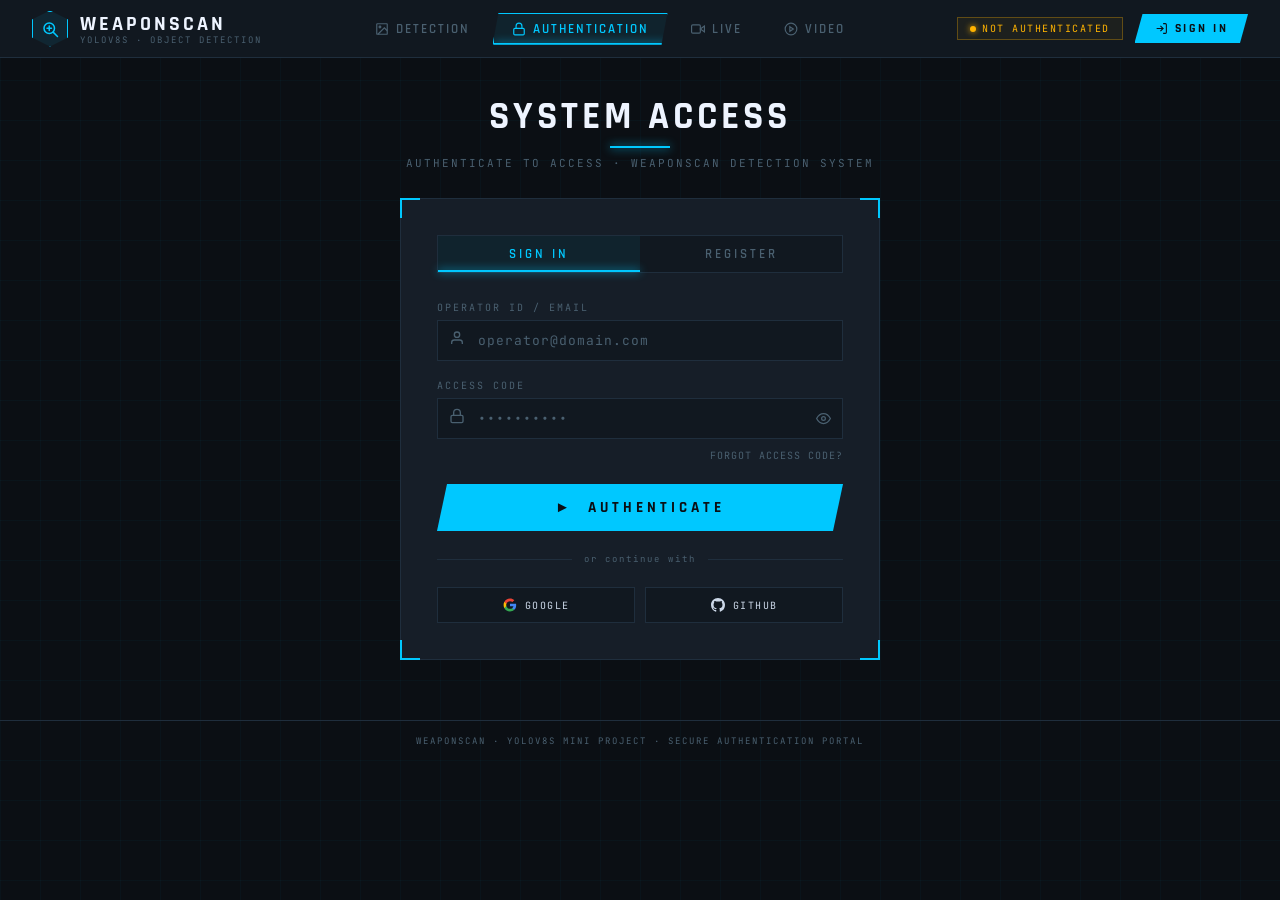
<file: frontend/auth.html>
<!DOCTYPE html>
<html lang="en">
<head>
  <meta charset="UTF-8"/>
  <meta name="viewport" content="width=device-width, initial-scale=1.0"/>
  <title>WeaponScan — Authentication</title>
  <link href="https://fonts.googleapis.com/css2?family=Rajdhani:wght@400;500;600;700&family=JetBrains+Mono:wght@300;400;500&display=swap" rel="stylesheet"/>
  <link rel="stylesheet" href="style.css"/>
  <link rel="stylesheet" href="nav.css"/>
  <link rel="stylesheet" href="auth.style.css"/>
</head>
<body>
  <main>
    <div class="page-title">
      <h1>System Access</h1>
      <div class="accent-line"></div>
      <p>AUTHENTICATE TO ACCESS · WEAPONSCAN DETECTION SYSTEM</p>
    </div>
    <div class="auth-card" id="auth-card">
      <div class="br"></div><div class="bl"></div>
      <div class="scan-bar" id="scan-bar"></div>
      <div class="tab-row">
        <button class="tab-btn active" id="tab-login" onclick="switchTab('login')">Sign In</button>
        <button class="tab-btn" id="tab-register" onclick="switchTab('register')">Register</button>
      </div>
      <div class="alert" id="alert-box"></div>
      <!-- LOGIN -->
      <div class="form-panel active" id="panel-login">
        <div class="field">
          <label class="field-label">Operator ID / Email</label>
          <div class="field-wrap">
            <span class="field-icon"><svg width="16" height="16" viewBox="0 0 24 24" fill="none" stroke="currentColor" stroke-width="2"><path d="M20 21v-2a4 4 0 00-4-4H8a4 4 0 00-4 4v2"/><circle cx="12" cy="7" r="4"/></svg></span>
            <input class="field-input" type="text" id="login-email" placeholder="operator@domain.com" autocomplete="username"/>
          </div>
        </div>
        <div class="field">
          <label class="field-label">Access Code</label>
          <div class="field-wrap">
            <span class="field-icon"><svg width="16" height="16" viewBox="0 0 24 24" fill="none" stroke="currentColor" stroke-width="2"><rect x="3" y="11" width="18" height="11" rx="2" ry="2"/><path d="M7 11V7a5 5 0 0110 0v4"/></svg></span>
            <input class="field-input" type="password" id="login-pass" placeholder="••••••••••" autocomplete="current-password"/>
            <button class="eye-btn" onclick="togglePass('login-pass', this)" type="button"><svg width="15" height="15" viewBox="0 0 24 24" fill="none" stroke="currentColor" stroke-width="2"><path d="M1 12s4-8 11-8 11 8 11 8-4 8-11 8-11-8-11-8z"/><circle cx="12" cy="12" r="3"/></svg></button>
          </div>
        </div>
        <div class="forgot-row"><a href="#" class="forgot-link" onclick="showForgot(event)">Forgot Access Code?</a></div>
        <button class="btn-submit" onclick="handleLogin()">&#x25BA;&nbsp; Authenticate</button>
        <div class="divider"><div class="divider-line"></div><div class="divider-text">or continue with</div><div class="divider-line"></div></div>
        <div class="oauth-row">
          <button class="btn-oauth" onclick="oauthMsg()">
            <svg width="14" height="14" viewBox="0 0 24 24" fill="currentColor"><path d="M22.56 12.25c0-.78-.07-1.53-.2-2.25H12v4.26h5.92c-.26 1.37-1.04 2.53-2.21 3.31v2.77h3.57c2.08-1.92 3.28-4.74 3.28-8.09z" fill="#4285F4"/><path d="M12 23c2.97 0 5.46-.98 7.28-2.66l-3.57-2.77c-.98.66-2.23 1.06-3.71 1.06-2.86 0-5.29-1.93-6.16-4.53H2.18v2.84C3.99 20.53 7.7 23 12 23z" fill="#34A853"/><path d="M5.84 14.09c-.22-.66-.35-1.36-.35-2.09s.13-1.43.35-2.09V7.07H2.18C1.43 8.55 1 10.22 1 12s.43 3.45 1.18 4.93l2.85-2.22.81-.62z" fill="#FBBC05"/><path d="M12 5.38c1.62 0 3.06.56 4.21 1.64l3.15-3.15C17.45 2.09 14.97 1 12 1 7.7 1 3.99 3.47 2.18 7.07l3.66 2.84c.87-2.6 3.3-4.53 6.16-4.53z" fill="#EA4335"/></svg>
            Google
          </button>
          <button class="btn-oauth" onclick="oauthMsg()">
            <svg width="14" height="14" viewBox="0 0 24 24" fill="currentColor"><path d="M12 0C5.37 0 0 5.37 0 12c0 5.31 3.435 9.795 8.205 11.385.6.105.825-.255.825-.57 0-.285-.015-1.23-.015-2.235-3.015.555-3.795-.735-4.035-1.41-.135-.345-.72-1.41-1.23-1.695-.42-.225-1.02-.78-.015-.795.945-.015 1.62.87 1.845 1.23 1.08 1.815 2.805 1.305 3.495.99.105-.78.42-1.305.765-1.605-2.67-.3-5.46-1.335-5.46-5.925 0-1.305.465-2.385 1.23-3.225-.12-.3-.54-1.53.12-3.18 0 0 1.005-.315 3.3 1.23.96-.27 1.98-.405 3-.405s2.04.135 3 .405c2.295-1.56 3.3-1.23 3.3-1.23.66 1.65.24 2.88.12 3.18.765.84 1.23 1.905 1.23 3.225 0 4.605-2.805 5.625-5.475 5.925.435.375.81 1.095.81 2.22 0 1.605-.015 2.895-.015 3.3 0 .315.225.69.825.57A12.02 12.02 0 0024 12c0-6.63-5.37-12-12-12z"/></svg>
            GitHub
          </button>
        </div>
      </div>
      <!-- REGISTER -->
      <div class="form-panel" id="panel-register">
        <div class="field">
          <label class="field-label">Full Name</label>
          <div class="field-wrap">
            <span class="field-icon"><svg width="16" height="16" viewBox="0 0 24 24" fill="none" stroke="currentColor" stroke-width="2"><path d="M20 21v-2a4 4 0 00-4-4H8a4 4 0 00-4 4v2"/><circle cx="12" cy="7" r="4"/></svg></span>
            <input class="field-input" type="text" id="reg-name" placeholder="John Doe" autocomplete="name"/>
          </div>
        </div>
        <div class="field">
          <label class="field-label">Email Address</label>
          <div class="field-wrap">
            <span class="field-icon"><svg width="16" height="16" viewBox="0 0 24 24" fill="none" stroke="currentColor" stroke-width="2">
            <path d="M4 4h16c1.1 0 2 .9 2 2v12
                    c0 1.1-.9 2-2 2H4c-1.1 0-2-.9-2-2V6
                    c0-1.1.9-2 2-2z"/>
            <polyline points="22,6 12,13 2,6"/>
            </svg>
            </span>
            <input
              class="field-input"
              type="email"
              id="reg-email"
              placeholder="operator@domain.com"
              autocomplete="email"
            />
            <span id="email-success-indicator" style="display: none; position: absolute; right: 12px; color: var(--safe); font-size: 11px; font-family: var(--font-m); font-weight: bold; align-items: center; gap: 4px;">
              ✓ VERIFIED
            </span>
          </div>
          <button
            type="button"
            class="btn-action"
            id="btn-send-otp"
            style="margin-top:8px; width: 100%; display: block;"
            onclick="sendOtp()">
            Send Verification Code
          </button>

          <!-- Progressive verification container -->
          <div id="otp-container" style="display: none; margin-top: 10px;">
            <label class="field-label" style="font-size: 9px; margin-bottom: 4px; display: block;">Verification Code</label>
            <div class="field-wrap">
              <span class="field-icon"><svg width="16" height="16" viewBox="0 0 24 24" fill="none" stroke="currentColor" stroke-width="2"><rect x="3" y="11" width="18" height="11" rx="2" ry="2"/><path d="M7 11V7a5 5 0 0110 0v4"/></svg></span>
              <input
                class="field-input"
                id="otp-input"
                placeholder="Enter 6-digit OTP"
                type="text"
                maxlength="6"
                style="letter-spacing: 4px; font-size: 14px; text-align: center; padding-left: 14px;"
              />
            </div>
            <button
              type="button"
              class="btn-submit"
              style="margin-top:8px;"
              onclick="verifyOtp()">
              Verify Code
            </button>
          </div>
        </div>
        <div class="field">
          <label class="field-label">Access Code</label>
          <div class="field-wrap">
            <span class="field-icon"><svg width="16" height="16" viewBox="0 0 24 24" fill="none" stroke="currentColor" stroke-width="2"><rect x="3" y="11" width="18" height="11" rx="2" ry="2"/><path d="M7 11V7a5 5 0 0110 0v4"/></svg></span>
            <input class="field-input" type="password" id="reg-pass" placeholder="••••••••••" oninput="checkStrength(this.value)" autocomplete="new-password"/>
            <button class="eye-btn" onclick="togglePass('reg-pass', this)" type="button"><svg width="15" height="15" viewBox="0 0 24 24" fill="none" stroke="currentColor" stroke-width="2"><path d="M1 12s4-8 11-8 11 8 11 8-4 8-11 8-11-8-11-8z"/><circle cx="12" cy="12" r="3"/></svg></button>
          </div>
          <div class="strength-row">
            <div class="strength-seg" id="seg1"></div><div class="strength-seg" id="seg2"></div>
            <div class="strength-seg" id="seg3"></div><div class="strength-seg" id="seg4"></div>
          </div>
          <div class="strength-label" id="strength-label">Enter password</div>
        </div>
        <div class="field">
          <label class="field-label">Confirm Access Code</label>
          <div class="field-wrap">
            <span class="field-icon"><svg width="16" height="16" viewBox="0 0 24 24" fill="none" stroke="currentColor" stroke-width="2"><rect x="3" y="11" width="18" height="11" rx="2" ry="2"/><path d="M7 11V7a5 5 0 0110 0v4"/></svg></span>
            <input class="field-input" type="password" id="reg-confirm" placeholder="••••••••••" autocomplete="new-password"/>
            <button class="eye-btn" onclick="togglePass('reg-confirm', this)" type="button"><svg width="15" height="15" viewBox="0 0 24 24" fill="none" stroke="currentColor" stroke-width="2"><path d="M1 12s4-8 11-8 11 8 11 8-4 8-11 8-11-8-11-8z"/><circle cx="12" cy="12" r="3"/></svg></button>
          </div>
        </div>
        <button class="btn-submit" onclick="handleRegister()">&#x2B21;&nbsp; Create Account</button>
        <div class="terms-row">By registering you agree to our <a href="#">Terms of Use</a> and <a href="#">Privacy Policy</a></div>
      </div>
    </div>
  </main>
  <footer>WEAPONSCAN · YOLOV8S MINI PROJECT · SECURE AUTHENTICATION PORTAL</footer>
  <script src="nav.js"></script>
  <script src="auth.script.js"></script>
</body>
</html>
</file>
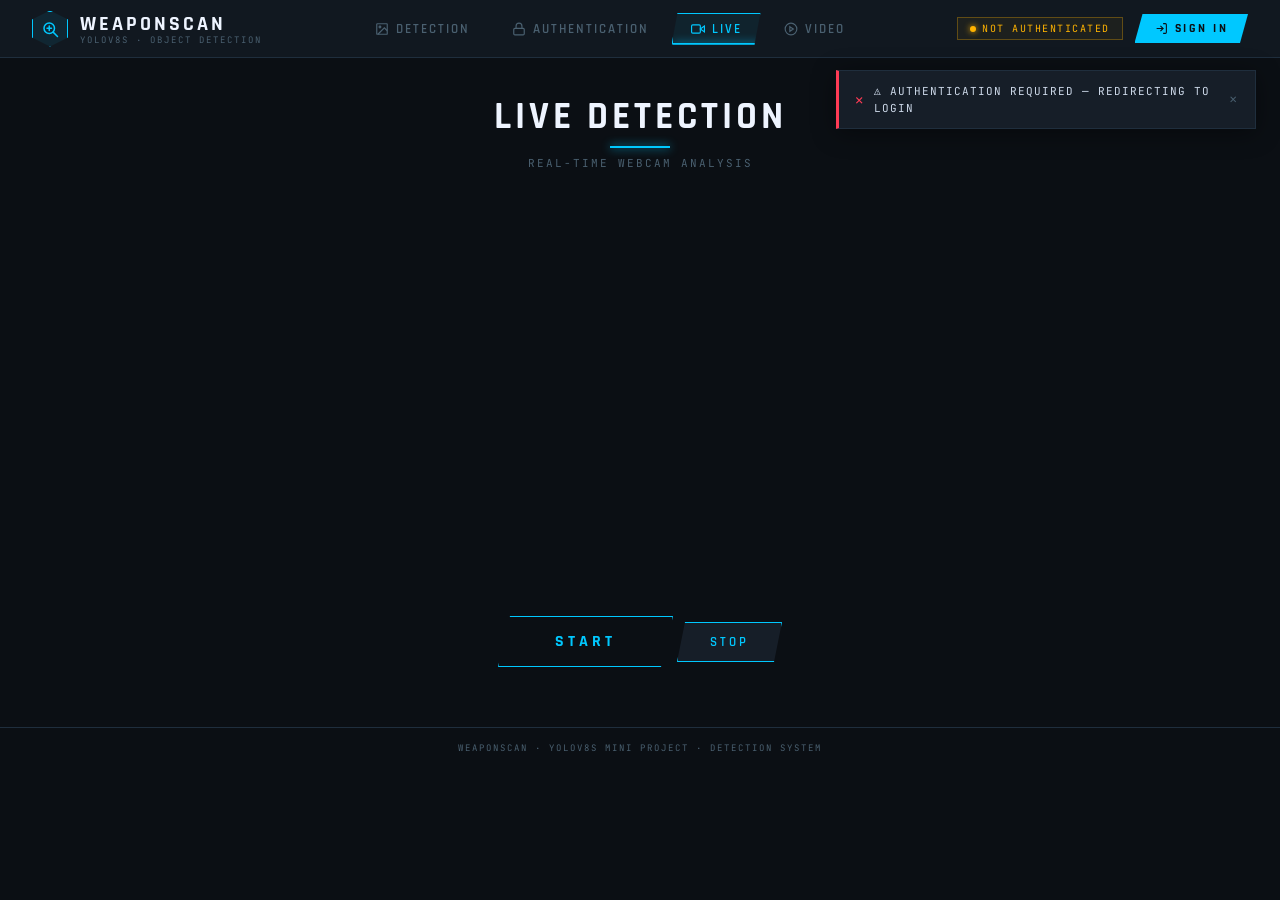
<file: frontend/live.html>
<!DOCTYPE html>
<html lang="en">
<head>
  <meta charset="UTF-8"/>
  <meta name="viewport" content="width=device-width, initial-scale=1.0"/>
  <title>Live Detection</title>

  <!-- Fonts (same as other pages) -->
  <link href="https://fonts.googleapis.com/css2?family=Rajdhani:wght@400;500;600;700&family=JetBrains+Mono:wght@300;400;500&display=swap" rel="stylesheet"/>

  <!-- Your existing styles -->
  <link rel="stylesheet" href="style.css"/>
  <link rel="stylesheet" href="nav.css"/>

  <!-- ✅ ADD THIS CSS -->
  <style>
    .camera-container {
        position: relative;
        width: 100%;
        max-width: 640px;
        margin: 40px auto 0;
    }

    .btn-detect {
        display: inline-block !important;
    }

    #webcam {
        width: 100%;
        display: block;
        border-radius: 10px;
    }

    #output {
        position: absolute;
        top: 0;
        left: 0;
        width: 100%;
        border-radius: 10px;
    }

    .status-overlay {
        position: absolute;
        top: 15px;
        left: 15px;
        z-index: 20;
        padding: 8px 18px;
        font-family: var(--font-h);
        font-size: 22px;
        font-weight: 700;
        letter-spacing: 2.5px;
        text-transform: uppercase;
        border: 1.5px solid transparent;
        border-radius: 4px;
        display: none;
        align-items: center;
        gap: 8px;
    }

    .status-overlay::before {
        content: '';
        position: absolute;
        left: 0;
        top: 0;
        bottom: 0;
        width: 4px;
        border-radius: 4px 0 0 4px;
    }

    .status-overlay.threat {
        background: rgba(22, 15, 20, 0.85);
        border-color: var(--danger);
        color: var(--danger);
        text-shadow: 0 0 10px rgba(255, 59, 85, 0.5);
        box-shadow: 0 4px 20px rgba(0, 0, 0, 0.6), inset 0 0 10px rgba(255, 59, 85, 0.05);
        display: flex;
    }

    .status-overlay.threat::before {
        background: var(--danger);
        box-shadow: 0 0 8px var(--danger);
    }

    .status-overlay.safe {
        background: rgba(15, 22, 20, 0.85);
        border-color: var(--safe);
        color: var(--safe);
        text-shadow: 0 0 10px rgba(0, 230, 118, 0.5);
        box-shadow: 0 4px 20px rgba(0, 0, 0, 0.6), inset 0 0 10px rgba(0, 230, 118, 0.05);
        display: flex;
    }

    .status-overlay.safe::before {
        background: var(--safe);
        box-shadow: 0 0 8px var(--safe);
    }
  </style>

</head>

<body>

<!-- NAVBAR -->
<script src="nav.js"></script>

<main>

  <div class="page-title">
    <h1>LIVE DETECTION</h1>
    <div class="accent-line"></div>
    <p>REAL-TIME WEBCAM ANALYSIS</p>
  </div>

  <!-- ✅ CAMERA + OUTPUT OVERLAY -->
  <div class="camera-container">
      <video id="webcam" autoplay playsinline></video>
      <img id="output" />
      <div id="status-overlay" class="status-overlay"></div>
  </div>

  <!-- CONTROLS -->
  <div style="text-align:center; margin-top:30px;">
    <button class="btn-detect" onclick="startDetection()">START</button>
    <button class="btn-action next" onclick="stopDetection()">STOP</button>
  </div>

</main>

<footer>
  WEAPONSCAN · YOLOV8S MINI PROJECT · DETECTION SYSTEM
</footer>

<!-- JS FILE -->
<script src="live.js"></script>

</body>
</html>
</file>
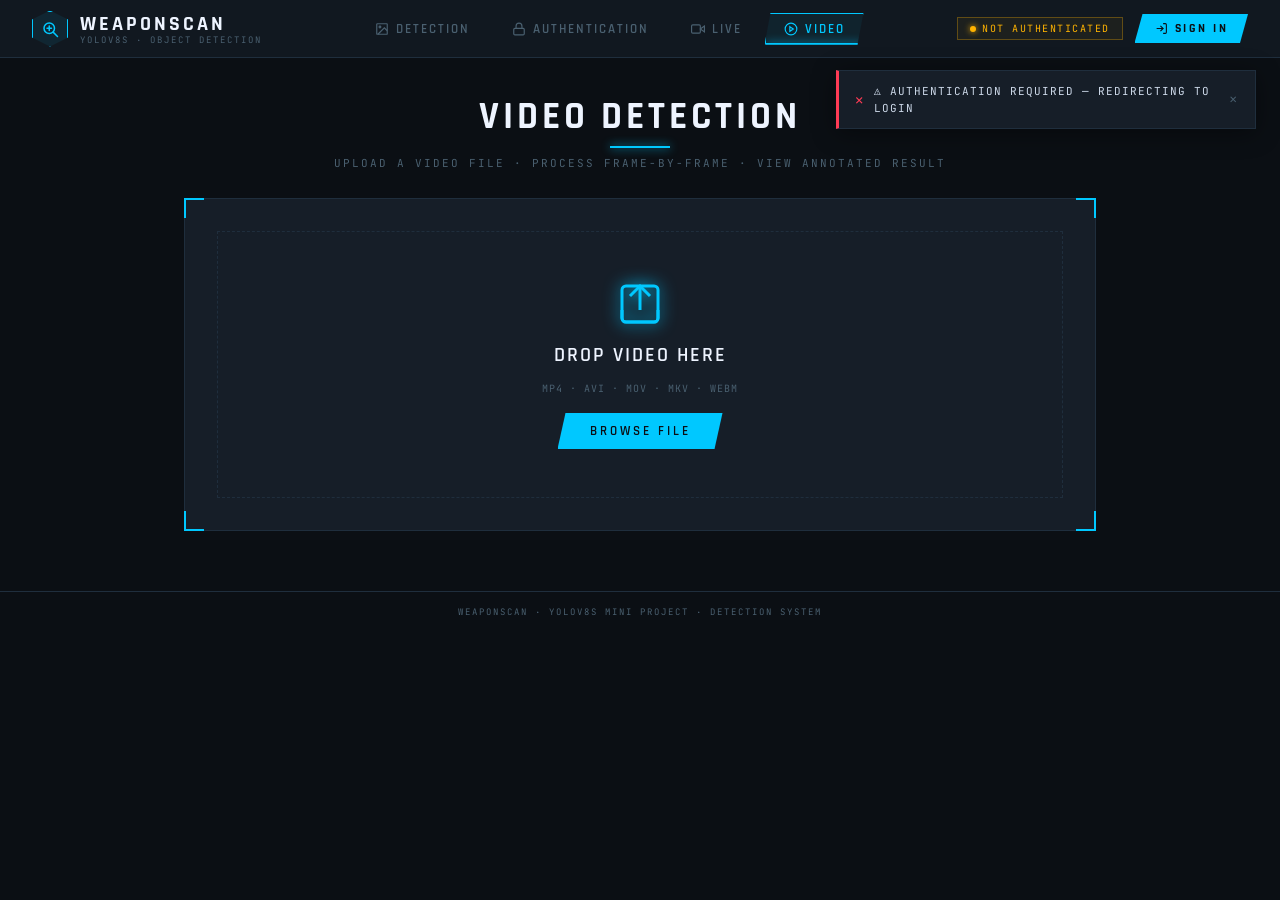
<file: frontend/video.html>
<!DOCTYPE html>
<html lang="en">
<head>
  <meta charset="UTF-8"/>
  <meta name="viewport" content="width=device-width, initial-scale=1.0"/>
  <title>Video Detection — WeaponScan</title>
  <link href="https://fonts.googleapis.com/css2?family=Rajdhani:wght@400;500;600;700&family=JetBrains+Mono:wght@300;400;500&display=swap" rel="stylesheet"/>
  <link rel="stylesheet" href="style.css"/>
  <link rel="stylesheet" href="nav.css"/>

  <style>
    .video-container {
        width: 100%;
        max-width: 640px;
        margin: 0 auto;
        position: relative;
        background: #05090d;
        border-radius: 6px;
        overflow: hidden;
        border: 1px solid var(--border);
    }
    
    .video-container video {
        width: 100%;
        height: auto;
        display: block;
    }

    .btn-detect {
        display: none;
        margin: 0 auto;
    }

    /* Style tweak for centered loader */
    .loader {
        margin-top: 20px;
    }
  </style>
</head>
<body>

  <!-- main container -->
  <main>
    <div class="page-title">
      <h1>Video Detection</h1>
      <div class="accent-line"></div>
      <p>UPLOAD A VIDEO FILE · PROCESS FRAME-BY-FRAME · VIEW ANNOTATED RESULT</p>
    </div>

    <!-- Upload Card -->
    <div class="upload-card" id="upload-card">
      <div class="br"></div>
      <div class="bl"></div>
      <div class="drop-zone" id="drop-zone">
        <svg class="upload-svg" width="48" height="48" viewBox="0 0 24 24" fill="none" stroke="currentColor" stroke-width="1.5">
          <rect x="3" y="3" width="18" height="18" rx="2" ry="2"/>
          <path d="M21 15v4a2 2 0 0 1-2 2H5a2 2 0 0 1-2-2v-4"/>
          <polyline points="17 8 12 3 7 8"/>
          <line x1="12" y1="3" x2="12" y2="15"/>
        </svg>
        <div class="drop-title">Drop Video Here</div>
        <div class="drop-sub">MP4 · AVI · MOV · MKV · WEBM</div>
        <button class="btn-browse" id="btn-browse">Browse File</button>
      </div>
      <div class="file-preview" id="file-preview">
        <svg width="16" height="16" viewBox="0 0 24 24" fill="none" stroke="currentColor" stroke-width="2">
          <path d="M23 7l-7 5 7 5V7z"/>
          <rect x="1" y="5" width="15" height="14" rx="2" ry="2"/>
        </svg>
        <span id="file-name">—</span>
      </div>
    </div>

    <input type="file" id="file-input" accept="video/*"/>

    <button class="btn-detect" id="btn-detect">&#x2B21; &nbsp; Process Video</button>

    <div class="loader" id="loader">
      <div class="spinner"></div>
      <div class="loader-text">PROCESSING VIDEO (PLEASE WAIT)</div>
    </div>

    <div class="result-section" id="result-section">
      <div class="verdict-banner safe" id="verdict-banner" style="border-left-width: 4px; padding: 16px 24px; font-family: var(--font-h);">
        <div class="verdict-label" style="color: var(--accent); text-shadow: 0 0 15px rgba(0,200,255,0.4);">✓ SCAN COMPLETED</div>
        <div class="verdict-meta" id="verdict-meta"></div>
      </div>
      
      <div class="video-container">
        <video id="result-video" controls></video>
      </div>
      
      <div class="actions-row">
        <a class="btn-action dl" id="download-btn" href="#" download="detection_result.mp4">&#8595; &nbsp; Download Result</a>
        <button class="btn-action next" id="btn-next">&#8594; &nbsp; Next Video</button>
      </div>
    </div>
  </main>

  <footer>WEAPONSCAN · YOLOV8S MINI PROJECT · DETECTION SYSTEM</footer>

  <script src="nav.js"></script>
  <script src="video.js"></script>
</body>
</html>
</file>
<file: frontend/style.css>
/* ══════════════════════════════════════════
   style.css — Weapon Detection UI
   ══════════════════════════════════════════ */

*, *::before, *::after { box-sizing: border-box; margin: 0; padding: 0; }

:root {
  --bg:      #0b0f14;
  --surface: #111820;
  --card:    #161e28;
  --border:  #1f2e3d;
  --accent:  #00c8ff;
  --danger:  #ff3b55;
  --safe:    #00e676;
  --warn:    #ffb300;
  --text:    #ccd8e8;
  --muted:   #4a6070;
  --white:   #eef4ff;
  --font-h:  'Rajdhani', sans-serif;
  --font-m:  'JetBrains Mono', monospace;
}

body {
  background: var(--bg);
  color: var(--text);
  font-family: var(--font-h);
  min-height: 100vh;
  display: flex;
  flex-direction: column;
  align-items: center;
}

/* ── Always hide native file input ── */
#file-input {
  display: none !important;
  visibility: hidden;
  position: absolute;
  left: -9999px;
  width: 0;
  height: 0;
}

/* ══ HEADER ══ */
header {
  width: 100%;
  background: var(--surface);
  border-bottom: 1px solid var(--border);
  padding: 14px 32px;
  display: flex;
  align-items: center;
  justify-content: space-between;
  position: sticky;
  top: 0;
  z-index: 50;
}
.logo { display: flex; align-items: center; gap: 12px; }
.logo-icon {
  width: 36px; height: 36px;
  border: 1.5px solid var(--accent);
  display: flex; align-items: center; justify-content: center;
  clip-path: polygon(50% 0%,100% 25%,100% 75%,50% 100%,0% 75%,0% 25%);
  background: rgba(0,200,255,0.08);
}
.logo-icon svg { width: 18px; height: 18px; color: var(--accent); }
.logo-title { font-size: 22px; font-weight: 700; letter-spacing: 3px; color: var(--white); text-transform: uppercase; }
.logo-sub { font-family: var(--font-m); font-size: 9px; color: var(--muted); letter-spacing: 2px; display: block; margin-top: -3px; }
.header-right { display: flex; align-items: center; gap: 16px; font-family: var(--font-m); font-size: 10px; color: var(--muted); }
.status-pill { display: flex; align-items: center; gap: 6px; padding: 4px 12px; border: 1px solid var(--border); background: var(--card); color: var(--safe); }
.dot { width: 6px; height: 6px; border-radius: 50%; background: var(--safe); box-shadow: 0 0 6px var(--safe); animation: pulse 2s infinite; }

/* ══ MAIN ══ */
main {
  width: 100%;
  max-width: 960px;
  padding: 40px 24px 60px;
  display: flex;
  flex-direction: column;
  align-items: center;
  gap: 28px;
}

/* Page title */
.page-title { text-align: center; }
.page-title h1 { font-size: 38px; font-weight: 700; letter-spacing: 4px; color: var(--white); text-transform: uppercase; line-height: 1; }
.page-title p  { font-family: var(--font-m); font-size: 11px; color: var(--muted); letter-spacing: 2px; margin-top: 8px; }
.accent-line { width: 60px; height: 2px; background: var(--accent); box-shadow: 0 0 10px var(--accent); margin: 10px auto 0; }

/* ══ UPLOAD CARD ══ */
.upload-card {
  width: 100%;
  background: var(--card);
  border: 1px solid var(--border);
  padding: 32px;
  position: relative;
}
.upload-card::before, .upload-card::after, .upload-card .br, .upload-card .bl {
  content: ''; position: absolute; width: 20px; height: 20px; pointer-events: none;
}
.upload-card::before { top:-1px;  left:-1px;  border-top:2px solid var(--accent); border-left:2px solid var(--accent); }
.upload-card::after  { top:-1px;  right:-1px; border-top:2px solid var(--accent); border-right:2px solid var(--accent); }
.upload-card .br     { bottom:-1px; right:-1px; border-bottom:2px solid var(--accent); border-right:2px solid var(--accent); }
.upload-card .bl     { bottom:-1px; left:-1px;  border-bottom:2px solid var(--accent); border-left:2px solid var(--accent); }

.drop-zone {
  border: 1.5px dashed var(--border);
  padding: 48px 24px;
  display: flex; flex-direction: column; align-items: center; gap: 14px;
  cursor: pointer;
  transition: border-color 0.25s, background 0.25s;
  user-select: none;
}
.drop-zone:hover, .drop-zone.dragover { border-color: var(--accent); background: rgba(0,200,255,0.04); }
.drop-zone.dragover { background: rgba(0,200,255,0.08); }

.upload-svg { color: var(--accent); filter: drop-shadow(0 0 8px var(--accent)); }
.drop-title { font-size: 20px; font-weight: 600; letter-spacing: 2px; color: var(--white); text-transform: uppercase; }
.drop-sub   { font-family: var(--font-m); font-size: 10px; color: var(--muted); letter-spacing: 1px; }

.btn-browse {
  font-family: var(--font-h); font-weight: 600; font-size: 13px; letter-spacing: 3px;
  text-transform: uppercase; padding: 10px 32px;
  background: var(--accent); color: var(--bg); border: none; cursor: pointer;
  clip-path: polygon(8px 0%,100% 0%,calc(100% - 8px) 100%,0% 100%);
  transition: background 0.2s, box-shadow 0.2s;
  box-shadow: 0 0 16px rgba(0,200,255,0.3); margin-top: 4px;
}
.btn-browse:hover { background: #33d6ff; box-shadow: 0 0 28px rgba(0,200,255,0.5); }

/* File preview — hidden by default, shown via JS */
.file-preview {
  display: none;
  align-items: center; gap: 10px;
  margin-top: 16px; padding: 10px 14px;
  background: var(--surface); border: 1px solid var(--border);
  font-family: var(--font-m); font-size: 11px; color: var(--text);
}
.file-preview svg { color: var(--accent); flex-shrink: 0; }

/* ══ DETECT BUTTON — hidden by default ══ */
.btn-detect {
  display: none;
  font-family: var(--font-h); font-weight: 700; font-size: 16px;
  letter-spacing: 4px; text-transform: uppercase;
  padding: 14px 56px;
  background: transparent; color: var(--accent);
  border: 1.5px solid var(--accent); cursor: pointer;
  transition: all 0.25s;
  clip-path: polygon(12px 0%,100% 0%,calc(100% - 12px) 100%,0% 100%);
}
.btn-detect:hover { background: var(--accent); color: var(--bg); box-shadow: 0 0 30px rgba(0,200,255,0.4); }

/* ══ LOADER — hidden by default ══ */
.loader {
  display: none;
  flex-direction: column; align-items: center; gap: 16px; padding: 40px;
}
.spinner {
  width: 52px; height: 52px;
  border: 2px solid var(--border); border-top-color: var(--accent);
  border-radius: 50%; animation: spin 0.9s linear infinite;
}
.loader-text { font-family: var(--font-m); font-size: 11px; letter-spacing: 3px; color: var(--accent); }
.loader-text::after { content: ''; animation: dots 1.2s step-end infinite; }

/* ══ RESULT SECTION — hidden by default ══ */
.result-section {
  display: none;
  width: 100%; flex-direction: column; gap: 20px;
  animation: fadeUp 0.4s ease;
}

/* Verdict banner */
.verdict-banner {
  padding: 16px 24px; display: flex; align-items: center;
  justify-content: space-between; border: 1px solid; position: relative; overflow: hidden;
}
.verdict-banner.threat { background: rgba(255,59,85,0.08); border-color: var(--danger); }
.verdict-banner.safe   { background: rgba(0,230,118,0.07); border-color: var(--safe); }
.verdict-banner::before { content:''; position:absolute; left:0; top:0; bottom:0; width:4px; }
.verdict-banner.threat::before { background: var(--danger); box-shadow: 0 0 12px var(--danger); }
.verdict-banner.safe::before   { background: var(--safe);   box-shadow: 0 0 12px var(--safe); }
.verdict-label { font-size: 26px; font-weight: 700; letter-spacing: 3px; text-transform: uppercase; }
.verdict-banner.threat .verdict-label { color: var(--danger); text-shadow: 0 0 20px rgba(255,59,85,0.5); }
.verdict-banner.safe   .verdict-label { color: var(--safe); }
.verdict-meta { font-family: var(--font-m); font-size: 10px; color: var(--muted); letter-spacing: 1px; text-align: right; line-height: 1.8; }

/* Result grid */
.result-grid { display: grid; grid-template-columns: 1fr 320px; gap: 20px; }
@media (max-width: 700px) { .result-grid { grid-template-columns: 1fr; } }

.result-image-box {
  background: #05090d; border: 1px solid var(--border);
  position: relative; display: flex; align-items: center; justify-content: center;
  min-height: 300px; overflow: hidden;
}
.result-image-box img { max-width: 100%; max-height: 480px; object-fit: contain; display: block; }

.scan-anim {
  position: absolute; left: 0; right: 0; height: 2px;
  background: linear-gradient(90deg, transparent, var(--accent), transparent);
  opacity: 0; pointer-events: none;
}
.scan-anim.running { opacity: 0.5; animation: scanLine 2s linear infinite; }

.detections-panel { background: var(--card); border: 1px solid var(--border); display: flex; flex-direction: column; }
.panel-head { padding: 12px 16px; border-bottom: 1px solid var(--border); font-size: 11px; font-weight: 600; letter-spacing: 3px; color: var(--muted); text-transform: uppercase; font-family: var(--font-m); }
.detections-list { flex: 1; overflow-y: auto; padding: 12px; display: flex; flex-direction: column; gap: 8px; }
.detections-list::-webkit-scrollbar { width: 3px; }
.detections-list::-webkit-scrollbar-thumb { background: var(--border); }

.det-item { background: var(--surface); border: 1px solid var(--border); border-left: 3px solid var(--danger); padding: 10px 12px; animation: slideIn 0.3s ease; }
.det-item.safe-item { border-left-color: var(--safe); }
.det-row { display: flex; justify-content: space-between; align-items: center; margin-bottom: 6px; }
.det-name { font-size: 14px; font-weight: 700; letter-spacing: 1px; text-transform: uppercase; color: var(--danger); }
.det-item.safe-item .det-name { color: var(--safe); }
.det-conf { font-family: var(--font-m); font-size: 13px; font-weight: 500; color: var(--white); }
.conf-bar-bg { height: 3px; background: var(--border); overflow: hidden; }
.conf-bar-fill { height: 100%; background: var(--danger); box-shadow: 0 0 6px var(--danger); transition: width 1s ease; }
.det-item.safe-item .conf-bar-fill { background: var(--safe); box-shadow: 0 0 6px var(--safe); }
.no-det { font-family: var(--font-m); font-size: 10px; color: var(--muted); text-align: center; padding: 24px 0; letter-spacing: 2px; }

/* Actions */
.actions-row { display: flex; gap: 12px; justify-content: center; flex-wrap: wrap; }
.btn-action {
  font-family: var(--font-h); font-weight: 600; font-size: 13px; letter-spacing: 3px;
  text-transform: uppercase; padding: 11px 32px;
  border: 1.5px solid var(--border); background: var(--card); color: var(--text);
  cursor: pointer; clip-path: polygon(8px 0%,100% 0%,calc(100% - 8px) 100%,0% 100%);
  transition: all 0.2s; text-decoration: none; display: inline-block;
}
.btn-action:hover { border-color: var(--accent); color: var(--accent); background: rgba(0,200,255,0.05); }
.btn-action.next { border-color: var(--accent); color: var(--accent); }
.btn-action.next:hover { background: var(--accent); color: var(--bg); box-shadow: 0 0 20px rgba(0,200,255,0.3); }
.btn-action.dl { border-color: var(--safe); color: var(--safe); }
.btn-action.dl:hover { background: var(--safe); color: var(--bg); box-shadow: 0 0 20px rgba(0,230,118,0.3); }

/* ══ FOOTER ══ */
footer { width: 100%; border-top: 1px solid var(--border); padding: 14px 32px; text-align: center; font-family: var(--font-m); font-size: 9px; color: var(--muted); letter-spacing: 2px; }

/* ══ ANIMATIONS ══ */
@keyframes pulse   { 0%,100%{opacity:1} 50%{opacity:0.3} }
@keyframes spin    { to{transform:rotate(360deg)} }
@keyframes scanLine{ 0%{top:0%} 100%{top:100%} }
@keyframes dots    { 0%{content:''} 33%{content:'.'} 66%{content:'..'} 100%{content:'...'} }
@keyframes slideIn { from{opacity:0;transform:translateX(-8px)} to{opacity:1;transform:none} }
@keyframes fadeUp  { from{opacity:0;transform:translateY(16px)} to{opacity:1;transform:none} }
</file>
<file: frontend/nav.css>
/* ══════════════════════════════════════════
   nav.css — Shared Navbar + Toast Styles
   ══════════════════════════════════════════ */

/* ── NAVBAR ── */
#ws-nav {
  width: 100%;
  background: var(--surface);
  border-bottom: 1px solid var(--border);
  padding: 0 32px;
  height: 58px;
  display: flex;
  align-items: center;
  justify-content: space-between;
  position: sticky;
  top: 0;
  z-index: 100;
  gap: 20px;
}

/* ── LOGO ── */
.nav-logo { display: flex; align-items: center; gap: 12px; text-decoration: none; flex-shrink: 0; }
.nav-logo-icon {
  width: 36px; height: 36px;
  border: 1.5px solid var(--accent);
  display: flex; align-items: center; justify-content: center;
  clip-path: polygon(50% 0%,100% 25%,100% 75%,50% 100%,0% 75%,0% 25%);
  background: rgba(0,200,255,0.08);
}
.nav-logo-icon svg { width: 18px; height: 18px; color: var(--accent); }
.nav-logo-title {
  font-size: 20px; font-weight: 700; letter-spacing: 3px;
  color: var(--white); text-transform: uppercase;
  font-family: var(--font-h);
}
.nav-logo-sub {
  font-family: var(--font-m); font-size: 9px; color: var(--muted);
  letter-spacing: 2px; display: block; margin-top: -3px;
}

/* ── CENTER LINKS ── */
.nav-links {
  display: flex;
  align-items: center;
  gap: 4px;
  flex: 1;
  justify-content: center;
}
.nav-link {
  display: flex;
  align-items: center;
  gap: 7px;
  padding: 7px 18px;
  font-family: var(--font-h);
  font-weight: 600;
  font-size: 13px;
  letter-spacing: 2px;
  text-transform: uppercase;
  color: var(--muted);
  text-decoration: none;
  border: 1px solid transparent;
  position: relative;
  transition: color 0.2s, border-color 0.2s, background 0.2s;
  clip-path: polygon(6px 0%,100% 0%,calc(100% - 6px) 100%,0% 100%);
}
.nav-link svg { flex-shrink: 0; transition: color 0.2s; }
.nav-link:hover {
  color: var(--text);
  background: rgba(255,255,255,0.03);
  border-color: var(--border);
}
.nav-link.active {
  color: var(--accent);
  border-color: var(--accent);
  background: rgba(0,200,255,0.06);
}
.nav-link.active::after {
  content: '';
  position: absolute;
  bottom: -1px; left: 0; right: 0;
  height: 2px;
  background: var(--accent);
  box-shadow: 0 0 8px var(--accent);
}

/* ── RIGHT SIDE ── */
.nav-right {
  display: flex;
  align-items: center;
  gap: 12px;
  flex-shrink: 0;
}

/* Status pills */
.status-pill {
  display: flex; align-items: center; gap: 6px;
  padding: 4px 12px;
  border: 1px solid var(--border);
  background: var(--card);
  color: var(--safe);
  font-family: var(--font-m); font-size: 10px; letter-spacing: 1.5px;
}
.status-locked { color: var(--warn); border-color: rgba(255,179,0,0.3); background: rgba(255,179,0,0.05); }
.dot { width: 6px; height: 6px; border-radius: 50%; background: var(--safe); box-shadow: 0 0 6px var(--safe); animation: pulse 2s infinite; }
.dot-warn { background: var(--warn); box-shadow: 0 0 6px var(--warn); }

/* Vertical divider */
.nav-divider { width: 1px; height: 24px; background: var(--border); }

/* User info */
.nav-user { display: flex; align-items: center; gap: 10px; }
.nav-avatar {
  width: 30px; height: 30px;
  background: rgba(0,200,255,0.15);
  border: 1.5px solid var(--accent);
  color: var(--accent);
  font-family: var(--font-h); font-weight: 700; font-size: 14px;
  display: flex; align-items: center; justify-content: center;
  clip-path: polygon(50% 0%,100% 25%,100% 75%,50% 100%,0% 75%,0% 25%);
  letter-spacing: 0;
}
.nav-user-info { display: flex; flex-direction: column; }
.nav-user-name { font-family: var(--font-h); font-size: 12px; font-weight: 700; letter-spacing: 1.5px; color: var(--white); }
.nav-user-role { font-family: var(--font-m); font-size: 9px; letter-spacing: 1px; color: var(--safe); }

/* Sign In button */
.nav-login-btn {
  display: flex; align-items: center; gap: 7px;
  padding: 7px 20px;
  font-family: var(--font-h); font-weight: 700; font-size: 12px;
  letter-spacing: 2.5px; text-transform: uppercase;
  background: var(--accent); color: var(--bg);
  text-decoration: none; border: none; cursor: pointer;
  clip-path: polygon(8px 0%,100% 0%,calc(100% - 8px) 100%,0% 100%);
  transition: background 0.2s, box-shadow 0.2s;
  box-shadow: 0 0 16px rgba(0,200,255,0.25);
}
.nav-login-btn:hover { background: #33d6ff; box-shadow: 0 0 28px rgba(0,200,255,0.45); }

/* Sign Out button */
.nav-logout-btn {
  display: flex; align-items: center; gap: 7px;
  padding: 6px 14px;
  font-family: var(--font-h); font-weight: 600; font-size: 11px;
  letter-spacing: 2px; text-transform: uppercase;
  background: transparent; color: var(--muted);
  border: 1px solid var(--border); cursor: pointer;
  clip-path: polygon(6px 0%,100% 0%,calc(100% - 6px) 100%,0% 100%);
  transition: color 0.2s, border-color 0.2s, background 0.2s;
}
.nav-logout-btn:hover { color: var(--danger); border-color: var(--danger); background: rgba(255,59,85,0.06); }

/* Shake animation for sign-in btn */
.shake { animation: shake 0.5s ease; }
@keyframes shake {
  0%,100%{ transform: translateX(0); }
  20%    { transform: translateX(-6px); }
  40%    { transform: translateX(6px); }
  60%    { transform: translateX(-4px); }
  80%    { transform: translateX(4px); }
}

/* ══ TOAST NOTIFICATIONS ══ */
#toast-container {
  position: fixed;
  top: 70px;
  right: 24px;
  z-index: 9999;
  display: flex;
  flex-direction: column;
  gap: 10px;
  pointer-events: none;
}

.toast {
  display: flex;
  align-items: center;
  gap: 10px;
  padding: 12px 16px;
  min-width: 280px;
  max-width: 420px;
  background: var(--card);
  border: 1px solid var(--border);
  border-left-width: 3px;
  font-family: var(--font-m);
  font-size: 11px;
  letter-spacing: 1px;
  color: var(--text);
  pointer-events: all;
  opacity: 0;
  transform: translateX(40px);
  transition: opacity 0.35s ease, transform 0.35s ease;
  box-shadow: 0 4px 24px rgba(0,0,0,0.4);
}
.toast.toast-show { opacity: 1; transform: translateX(0); }

.toast-info    { border-left-color: var(--accent); }
.toast-warn    { border-left-color: var(--warn);   }
.toast-error   { border-left-color: var(--danger); }
.toast-success { border-left-color: var(--safe);   }

.toast-icon {
  font-size: 14px;
  flex-shrink: 0;
}
.toast-info    .toast-icon { color: var(--accent); }
.toast-warn    .toast-icon { color: var(--warn); }
.toast-error   .toast-icon { color: var(--danger); }
.toast-success .toast-icon { color: var(--safe); }

.toast-msg { flex: 1; line-height: 1.5; }

.toast-close {
  background: none; border: none; cursor: pointer;
  color: var(--muted); font-size: 10px; padding: 0 2px;
  flex-shrink: 0; transition: color 0.2s;
}
.toast-close:hover { color: var(--white); }

/* ── Responsive ── */
@media (max-width: 700px) {
  #ws-nav { padding: 0 16px; gap: 10px; }
  .nav-links { gap: 2px; }
  .nav-link { padding: 6px 12px; font-size: 11px; }
  .nav-user-info { display: none; }
  .nav-logo-sub { display: none; }
  #toast-container { right: 12px; left: 12px; }
  .toast { min-width: unset; }
}
</file>
<file: frontend/auth.style.css>
/* ══════════════════════════════════════════
   auth.style.css — WeaponScan Auth Page
   Depends on: style.css (for :root vars, header, footer, main, page-title)
   ══════════════════════════════════════════ */

/* ── GRID BACKGROUND ── */
body::before {
  content: '';
  position: fixed;
  inset: 0;
  background-image:
    linear-gradient(rgba(0,200,255,0.03) 1px, transparent 1px),
    linear-gradient(90deg, rgba(0,200,255,0.03) 1px, transparent 1px);
  background-size: 40px 40px;
  pointer-events: none;
  z-index: 0;
}

main { position: relative; z-index: 1; }
footer { position: relative; z-index: 1; }

/* ══ AUTH CARD ══ */
.auth-card {
  width: 100%;
  max-width: 480px;
  background: var(--card);
  border: 1px solid var(--border);
  padding: 36px;
  position: relative;
  animation: fadeUp 0.4s ease;
}
.auth-card::before, .auth-card::after, .auth-card .br, .auth-card .bl {
  content: ''; position: absolute; width: 20px; height: 20px; pointer-events: none;
}
.auth-card::before { top:-1px;  left:-1px;  border-top:2px solid var(--accent); border-left:2px solid var(--accent); }
.auth-card::after  { top:-1px;  right:-1px; border-top:2px solid var(--accent); border-right:2px solid var(--accent); }
.auth-card .br     { bottom:-1px; right:-1px; border-bottom:2px solid var(--accent); border-right:2px solid var(--accent); }
.auth-card .bl     { bottom:-1px; left:-1px;  border-bottom:2px solid var(--accent); border-left:2px solid var(--accent); }

/* ══ SCAN BAR (loading) ══ */
.scan-bar {
  position: absolute; top: 0; left: 0; right: 0; height: 2px;
  background: linear-gradient(90deg, transparent, var(--accent), transparent);
  opacity: 0; pointer-events: none;
}
.auth-card.loading .scan-bar {
  opacity: 0.6;
  animation: scanH 1.2s linear infinite;
}

/* ══ TAB SWITCHER ══ */
.tab-row {
  display: flex;
  border: 1px solid var(--border);
  margin-bottom: 28px;
  background: var(--surface);
}
.tab-btn {
  flex: 1;
  padding: 10px;
  font-family: var(--font-h);
  font-weight: 600;
  font-size: 13px;
  letter-spacing: 3px;
  text-transform: uppercase;
  background: transparent;
  color: var(--muted);
  border: none;
  cursor: pointer;
  transition: all 0.2s;
  position: relative;
}
.tab-btn.active {
  color: var(--accent);
  background: rgba(0,200,255,0.06);
}
.tab-btn.active::after {
  content: '';
  position: absolute;
  bottom: 0; left: 0; right: 0;
  height: 2px;
  background: var(--accent);
  box-shadow: 0 0 8px var(--accent);
}
.tab-btn:hover:not(.active) { color: var(--text); background: rgba(255,255,255,0.02); }

/* ══ FORM PANELS ══ */
.form-panel { display: none; flex-direction: column; gap: 18px; }
.form-panel.active { display: flex; animation: fadeUp 0.3s ease; }

/* ══ FIELD ══ */
.field { display: flex; flex-direction: column; gap: 6px; }
.field-label {
  font-family: var(--font-m);
  font-size: 10px;
  letter-spacing: 2px;
  color: var(--muted);
  text-transform: uppercase;
}
.field-wrap {
  position: relative;
  display: flex;
  align-items: center;
}
.field-icon {
  position: absolute;
  left: 12px;
  color: var(--muted);
  pointer-events: none;
  transition: color 0.2s;
}
.field-wrap:focus-within .field-icon { color: var(--accent); }
.field-input {
  width: 100%;
  padding: 11px 14px 11px 40px;
  background: var(--surface);
  border: 1px solid var(--border);
  color: var(--white);
  font-family: var(--font-m);
  font-size: 13px;
  letter-spacing: 1px;
  outline: none;
  transition: border-color 0.2s, box-shadow 0.2s;
}
.field-input::placeholder { color: var(--muted); }
.field-input:focus {
  border-color: var(--accent);
  box-shadow: 0 0 0 2px rgba(0,200,255,0.1), inset 0 0 12px rgba(0,200,255,0.03);
}

/* Eye toggle */
.eye-btn {
  position: absolute;
  right: 12px;
  background: none;
  border: none;
  cursor: pointer;
  color: var(--muted);
  padding: 0;
  display: flex;
  transition: color 0.2s;
}
.eye-btn:hover { color: var(--accent); }

/* ══ PASSWORD STRENGTH ══ */
.strength-row { display: flex; gap: 4px; margin-top: 4px; }
.strength-seg {
  flex: 1; height: 3px;
  background: var(--border);
  transition: background 0.3s;
}
.strength-seg.weak   { background: var(--danger); box-shadow: 0 0 4px var(--danger); }
.strength-seg.medium { background: var(--warn);   box-shadow: 0 0 4px var(--warn); }
.strength-seg.strong { background: var(--safe);   box-shadow: 0 0 4px var(--safe); }
.strength-label {
  font-family: var(--font-m); font-size: 9px; letter-spacing: 2px;
  color: var(--muted); margin-top: 4px; text-transform: uppercase;
}

/* ══ FORGOT ══ */
.forgot-row { display: flex; justify-content: flex-end; margin-top: -8px; }
.forgot-link {
  font-family: var(--font-m); font-size: 10px; letter-spacing: 1px;
  color: var(--muted); text-decoration: none; text-transform: uppercase;
  transition: color 0.2s;
}
.forgot-link:hover { color: var(--accent); }

/* ══ SUBMIT BUTTON ══ */
.btn-submit {
  width: 100%;
  padding: 14px;
  font-family: var(--font-h);
  font-weight: 700;
  font-size: 15px;
  letter-spacing: 4px;
  text-transform: uppercase;
  background: var(--accent);
  color: var(--bg);
  border: none;
  cursor: pointer;
  clip-path: polygon(10px 0%,100% 0%,calc(100% - 10px) 100%,0% 100%);
  transition: background 0.2s, box-shadow 0.2s, transform 0.1s;
  box-shadow: 0 0 20px rgba(0,200,255,0.3);
  margin-top: 4px;
  position: relative;
  overflow: hidden;
}
.btn-submit::before {
  content: '';
  position: absolute;
  top: 0; left: -100%; width: 100%; height: 100%;
  background: linear-gradient(90deg, transparent, rgba(255,255,255,0.15), transparent);
  transition: left 0.4s;
}
.btn-submit:hover { background: #33d6ff; box-shadow: 0 0 36px rgba(0,200,255,0.5); }
.btn-submit:hover::before { left: 100%; }
.btn-submit:active { transform: scale(0.98); }

/* ══ DIVIDER ══ */
.divider { display: flex; align-items: center; gap: 12px; margin: 4px 0; }
.divider-line { flex: 1; height: 1px; background: var(--border); }
.divider-text { font-family: var(--font-m); font-size: 9px; color: var(--muted); letter-spacing: 2px; }

/* ══ OAUTH BUTTONS ══ */
.oauth-row { display: flex; gap: 10px; }
.btn-oauth {
  flex: 1; padding: 10px;
  font-family: var(--font-m); font-size: 10px; letter-spacing: 1.5px;
  text-transform: uppercase;
  background: var(--surface); color: var(--text);
  border: 1px solid var(--border); cursor: pointer;
  display: flex; align-items: center; justify-content: center; gap: 8px;
  transition: border-color 0.2s, color 0.2s, background 0.2s;
}
.btn-oauth:hover { border-color: var(--accent); color: var(--accent); background: rgba(0,200,255,0.04); }

/* ══ ALERT ══ */
.alert {
  display: none;
  padding: 10px 14px;
  font-family: var(--font-m); font-size: 10px; letter-spacing: 1px;
  border: 1px solid;
  animation: slideIn 0.3s ease;
}
.alert.error   { background: rgba(255,59,85,0.08);  border-color: var(--danger); color: var(--danger); }
.alert.success { background: rgba(0,230,118,0.07); border-color: var(--safe);   color: var(--safe); }
.alert.show    { display: block; }

/* ══ TERMS ══ */
.terms-row {
  font-family: var(--font-m); font-size: 10px; color: var(--muted);
  letter-spacing: 0.5px; text-align: center; line-height: 1.7;
}
.terms-row a { color: var(--accent); text-decoration: none; }
.terms-row a:hover { text-decoration: underline; }

/* ══ EXTRA ANIMATIONS ══ */
@keyframes scanH { 0%{transform:translateX(-100%)} 100%{transform:translateX(200%)} }

/* ══ RESPONSIVE ══ */
@media (max-width: 520px) {
  .auth-card { padding: 24px 18px; }
}
</file>
